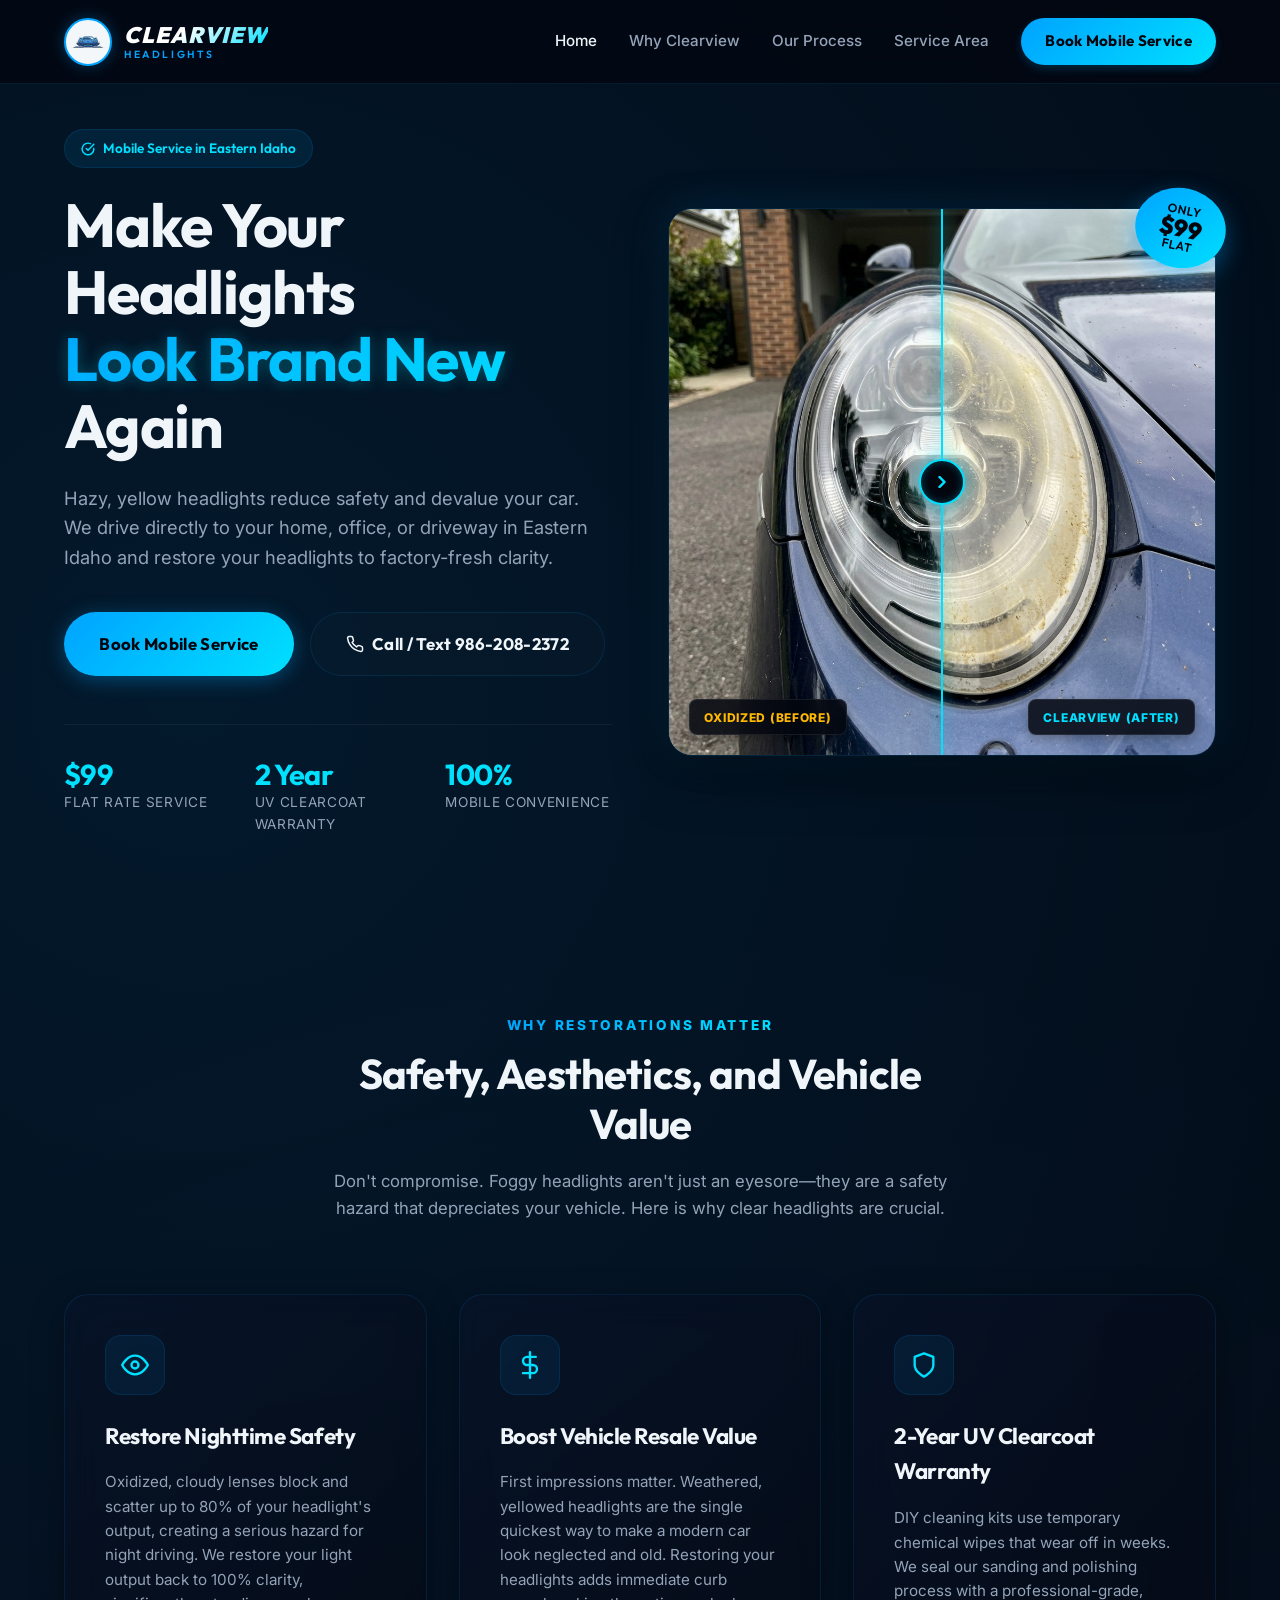
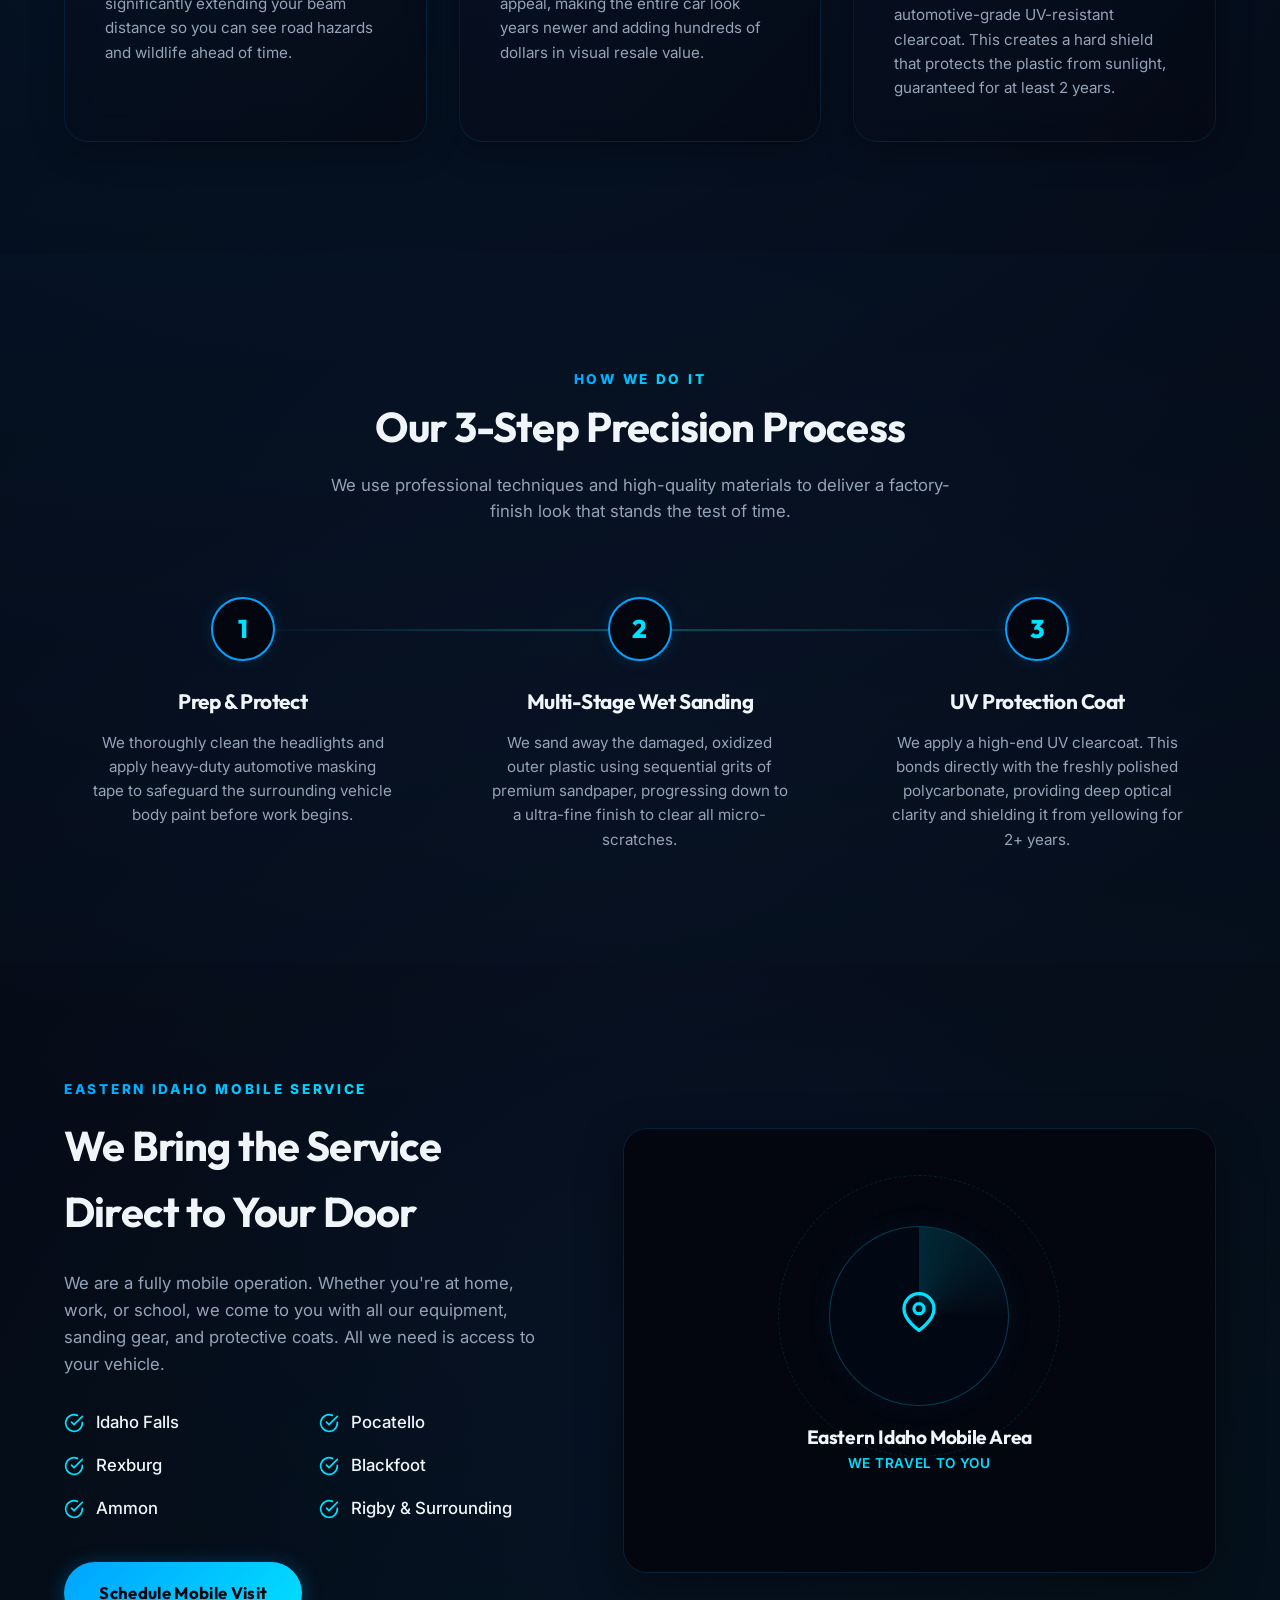
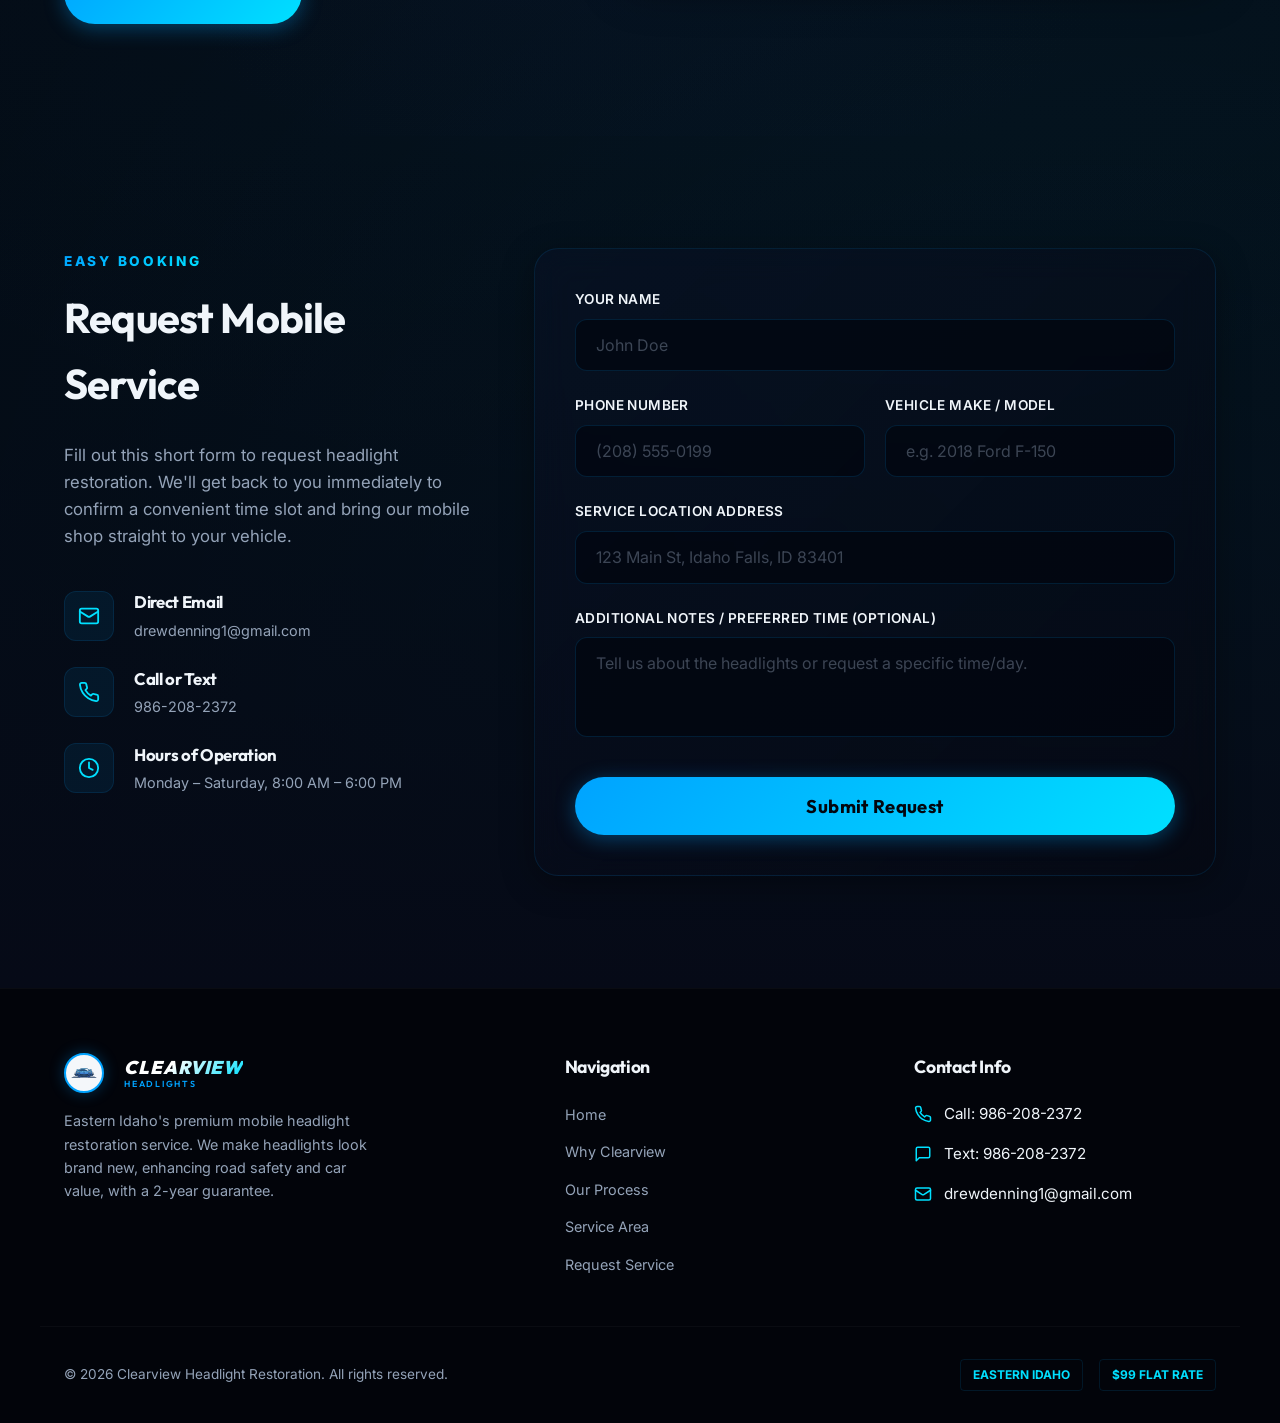
<file: index.html>
<!DOCTYPE html>
<html lang="en">
<head>
    <meta charset="UTF-8">
    <meta name="viewport" content="width=device-width, initial-scale=1.0">
    <meta name="description" content="Restore night driving safety and vehicle value with Clearview Headlight Restoration. Mobile $99 flat-rate service in Eastern Idaho with a 2-year warranty.">
    <title>Clearview Headlight Restoration | Mobile Service in Eastern Idaho</title>
    <link rel="icon" type="image/x-icon" href="favicon.ico">
    <link rel="icon" type="image/png" sizes="32x32" href="favicon.png">
    <link rel="apple-touch-icon" href="favicon.png">
    <link rel="stylesheet" href="styles.css">
</head>
<body>

    <!-- Header & Navigation -->
    <header id="header">
        <div class="container header-container">
            <a href="#" class="logo-container">
                <!-- Wrapper for the image logo, styled as a circular frame -->
                <div class="logo-frame" id="logo-image-wrapper">
                    <img src="favicon.png" alt="Clearview Headlights" class="main-logo" id="logo-img" onload="this.style.display='block'; document.getElementById('logo-fallback-svg').style.display='none';" onerror="this.style.display='none'; document.getElementById('logo-fallback-svg').style.display='block';">
                    
                    <!-- Fallback SVG inside the circular frame -->
                    <svg id="logo-fallback-svg" width="100%" height="100%" viewBox="0 0 100 100" fill="none" xmlns="http://www.w3.org/2000/svg" style="display: none;">
                        <path d="M50 85C69.33 72.5 77 55.83 77 30.83L50 18.33L23 30.83C23 55.83 30.67 72.5 50 85Z" fill="url(#shieldGrad)" stroke="#00A3FF" stroke-width="2"/>
                        <path d="M31 53.33C31 49.17 34.33 45 39.33 43.33C41.83 42.5 45 41.67 50 41.67C55 41.67 58.17 42.5 60.67 43.33C65.67 45 69 49.17 69 53.33V55.83C69 59.17 65.67 61.67 60.67 61.67H39.33C34.33 61.67 31 59.17 31 55.83V53.33Z" fill="#050811" stroke="#00E0FF" stroke-width="1.5"/>
                        <circle cx="37.5" cy="48.33" r="3.75" fill="#FFFFFF" class="glow-headlight"/>
                        <circle cx="62.5" cy="48.33" r="3.75" fill="#FFFFFF" class="glow-headlight"/>
                        <path d="M37.5 48.33L20 70M62.5 48.33L80 70" stroke="#FFFFFF" stroke-dasharray="2 2" stroke-width="1.25" opacity="0.6"/>
                        <defs>
                            <linearGradient id="shieldGrad" x1="50" y1="18.33" x2="50" y2="85" gradientUnits="userSpaceOnUse">
                                <stop stop-color="#0B2240"/>
                                <stop offset="1" stop-color="#050C1A"/>
                            </linearGradient>
                        </defs>
                    </svg>
                </div>
                
                <!-- Logo Text (always visible next to the frame) -->
                <div class="logo-text">
                    <span class="logo-title">CLEARVIEW</span>
                    <span class="logo-subtitle">HEADLIGHTS</span>
                </div>
            </a>

            <!-- Desktop Menu -->
            <nav class="nav-menu" id="nav-menu">
                <a href="#hero" class="nav-link active">Home</a>
                <a href="#why-choose-us" class="nav-link">Why Clearview</a>
                <a href="#process" class="nav-link">Our Process</a>
                <a href="#service-area" class="nav-link">Service Area</a>
                <a href="#request-service" class="nav-cta-btn glow-btn">Book Mobile Service</a>
            </nav>

            <!-- Mobile Menu Toggle -->
            <button class="mobile-toggle" id="mobile-toggle" aria-label="Toggle navigation menu">
                <span></span>
                <span></span>
                <span></span>
            </button>
        </div>
    </header>

    <!-- Hero Section -->
    <section class="hero" id="hero">
        <div class="container hero-grid">
            <div class="hero-content">
                <div class="badge">
                    <svg width="14" height="14" viewBox="0 0 24 24" fill="none" stroke="currentColor" stroke-width="2.5" stroke-linecap="round" stroke-linejoin="round"><path d="M22 11.08V12a10 10 0 1 1-5.93-9.14"></path><polyline points="22 4 12 14.01 9 11.01"></polyline></svg>
                    Mobile Service in Eastern Idaho
                </div>
                <h1 class="hero-title">
                    Make Your Headlights <span class="text-gradient text-glow">Look Brand New</span> Again
                </h1>
                <p class="hero-desc">
                    Hazy, yellow headlights reduce safety and devalue your car. We drive directly to your home, office, or driveway in Eastern Idaho and restore your headlights to factory-fresh clarity.
                </p>
                <div class="hero-ctas">
                    <a href="#request-service" class="glow-btn">Book Mobile Service</a>
                    <a href="tel:9862082372" class="outline-btn">
                        <svg width="18" height="18" viewBox="0 0 24 24" fill="none" stroke="currentColor" stroke-width="2" stroke-linecap="round" stroke-linejoin="round" style="margin-right: 8px;"><path d="M22 16.92v3a2 2 0 0 1-2.18 2 19.79 19.79 0 0 1-8.63-3.07 19.5 19.5 0 0 1-6-6 19.79 19.79 0 0 1-3.07-8.67A2 2 0 0 1 4.11 2h3a2 2 0 0 1 2 1.72 12.84 12.84 0 0 0 .7 2.81 2 2 0 0 1-.45 2.11L8.09 9.91a16 16 0 0 0 6 6l1.27-1.27a2 2 0 0 1 2.11-.45 12.84 12.84 0 0 0 2.81.7A2 2 0 0 1 22 16.92z"></path></svg>
                        Call / Text 986-208-2372
                    </a>
                </div>
                <div class="hero-meta-points">
                    <div class="meta-point">
                        <h4>$99</h4>
                        <p>Flat Rate Service</p>
                    </div>
                    <div class="meta-point">
                        <h4>2 Year</h4>
                        <p>UV Clearcoat Warranty</p>
                    </div>
                    <div class="meta-point">
                        <h4>100%</h4>
                        <p>Mobile Convenience</p>
                    </div>
                </div>
            </div>

            <!-- Interactive Before/After Headlight Slider -->
            <div class="hero-visual">
                <div class="slider-wrapper">
                    <!-- Before Image -->
                    <img src="images/headlight_before.png" alt="Cloudy and oxidized headlight before restoration" class="slider-img img-before">
                    
                    <!-- After Image (clipped) -->
                    <img src="images/headlight_after.png" alt="Crystal clear restored headlight" class="slider-img img-after" id="after-img">
                    
                    <!-- Resize Handle -->
                    <div class="slider-handle" id="slider-handle">
                        <div class="handle-button">
                            <svg width="24" height="24" viewBox="0 0 24 24" fill="none" stroke="currentColor" stroke-width="2.5" stroke-linecap="round" stroke-linejoin="round">
                                <polyline points="9 18 15 12 9 6"></polyline>
                                <polyline points="15 18 9 12 15 6" style="transform: scaleX(-1); transform-origin: center;"></polyline>
                            </svg>
                        </div>
                    </div>
                    
                    <!-- Slide Labels -->
                    <span class="slider-label label-before">Oxidized (Before)</span>
                    <span class="slider-label label-after">Clearview (After)</span>
                </div>
                <!-- Floating Price Sticker -->
                <div class="price-tag-floating">
                    <span>Only</span>
                    $99
                    <span>Flat</span>
                </div>
            </div>
        </div>
    </section>

    <!-- Marketing / Value Propositions Section -->
    <section class="section" id="why-choose-us">
        <div class="container">
            <div class="section-header">
                <span class="section-subtitle">Why Restorations Matter</span>
                <h2 class="section-title">Safety, Aesthetics, and Vehicle Value</h2>
                <p class="section-desc">Don't compromise. Foggy headlights aren't just an eyesore—they are a safety hazard that depreciates your vehicle. Here is why clear headlights are crucial.</p>
            </div>

            <div class="marketing-grid">
                <!-- Pillar 1: Safety -->
                <div class="glass-card marketing-card">
                    <div class="card-icon">
                        <svg width="28" height="28" viewBox="0 0 24 24" fill="none" stroke="currentColor" stroke-width="2" stroke-linecap="round" stroke-linejoin="round"><path d="M1 12s4-8 11-8 11 8 11 8-4 8-11 8-11-8-11-8z"></path><circle cx="12" cy="12" r="3"></circle></svg>
                    </div>
                    <h3>Restore Nighttime Safety</h3>
                    <p>Oxidized, cloudy lenses block and scatter up to 80% of your headlight's output, creating a serious hazard for night driving. We restore your light output back to 100% clarity, significantly extending your beam distance so you can see road hazards and wildlife ahead of time.</p>
                </div>

                <!-- Pillar 2: Vehicle Value -->
                <div class="glass-card marketing-card">
                    <div class="card-icon">
                        <svg width="28" height="28" viewBox="0 0 24 24" fill="none" stroke="currentColor" stroke-width="2" stroke-linecap="round" stroke-linejoin="round"><line x1="12" y1="1" x2="12" y2="23"></line><path d="M17 5H9.5a3.5 3.5 0 0 0 0 7h5a3.5 3.5 0 0 1 0 7H6"></path></svg>
                    </div>
                    <h3>Boost Vehicle Resale Value</h3>
                    <p>First impressions matter. Weathered, yellowed headlights are the single quickest way to make a modern car look neglected and old. Restoring your headlights adds immediate curb appeal, making the entire car look years newer and adding hundreds of dollars in visual resale value.</p>
                </div>

                <!-- Pillar 3: 2-Year UV Protection -->
                <div class="glass-card marketing-card">
                    <div class="card-icon">
                        <svg width="28" height="28" viewBox="0 0 24 24" fill="none" stroke="currentColor" stroke-width="2" stroke-linecap="round" stroke-linejoin="round"><path d="M12 22s8-4 8-10V5l-8-3-8 3v7c0 6 8 10 8 10z"></path></svg>
                    </div>
                    <h3>2-Year UV Clearcoat Warranty</h3>
                    <p>DIY cleaning kits use temporary chemical wipes that wear off in weeks. We seal our sanding and polishing process with a professional-grade, automotive-grade UV-resistant clearcoat. This creates a hard shield that protects the plastic from sunlight, guaranteed for at least 2 years.</p>
                </div>
            </div>
        </div>
    </section>

    <!-- Our Process Section -->
    <section class="section" id="process" style="background: rgba(0,163,255,0.01)">
        <div class="container">
            <div class="section-header">
                <span class="section-subtitle">How We Do It</span>
                <h2 class="section-title">Our 3-Step Precision Process</h2>
                <p class="section-desc">We use professional techniques and high-quality materials to deliver a factory-finish look that stands the test of time.</p>
            </div>

            <div class="process-grid">
                <!-- Step 1 -->
                <div class="process-step">
                    <div class="step-num">1</div>
                    <h3>Prep & Protect</h3>
                    <p class="text-muted">We thoroughly clean the headlights and apply heavy-duty automotive masking tape to safeguard the surrounding vehicle body paint before work begins.</p>
                </div>

                <!-- Step 2 -->
                <div class="process-step">
                    <div class="step-num">2</div>
                    <h3>Multi-Stage Wet Sanding</h3>
                    <p class="text-muted">We sand away the damaged, oxidized outer plastic using sequential grits of premium sandpaper, progressing down to a ultra-fine finish to clear all micro-scratches.</p>
                </div>

                <!-- Step 3 -->
                <div class="process-step">
                    <div class="step-num">3</div>
                    <h3>UV Protection Coat</h3>
                    <p class="text-muted">We apply a high-end UV clearcoat. This bonds directly with the freshly polished polycarbonate, providing deep optical clarity and shielding it from yellowing for 2+ years.</p>
                </div>
            </div>
        </div>
    </section>

    <!-- Service Area Section -->
    <section class="section area-section" id="service-area">
        <div class="container area-wrapper">
            <div class="area-content">
                <span class="section-subtitle">Eastern Idaho Mobile Service</span>
                <h2>We Bring the Service Direct to Your Door</h2>
                <p>We are a fully mobile operation. Whether you're at home, work, or school, we come to you with all our equipment, sanding gear, and protective coats. All we need is access to your vehicle.</p>
                
                <div class="area-list">
                    <div class="area-item">
                        <svg width="20" height="20" viewBox="0 0 24 24" fill="none" stroke="currentColor" stroke-width="2" stroke-linecap="round" stroke-linejoin="round"><path d="M22 11.08V12a10 10 0 1 1-5.93-9.14"></path><polyline points="22 4 12 14.01 9 11.01"></polyline></svg>
                        Idaho Falls
                    </div>
                    <div class="area-item">
                        <svg width="20" height="20" viewBox="0 0 24 24" fill="none" stroke="currentColor" stroke-width="2" stroke-linecap="round" stroke-linejoin="round"><path d="M22 11.08V12a10 10 0 1 1-5.93-9.14"></path><polyline points="22 4 12 14.01 9 11.01"></polyline></svg>
                        Pocatello
                    </div>
                    <div class="area-item">
                        <svg width="20" height="20" viewBox="0 0 24 24" fill="none" stroke="currentColor" stroke-width="2" stroke-linecap="round" stroke-linejoin="round"><path d="M22 11.08V12a10 10 0 1 1-5.93-9.14"></path><polyline points="22 4 12 14.01 9 11.01"></polyline></svg>
                        Rexburg
                    </div>
                    <div class="area-item">
                        <svg width="20" height="20" viewBox="0 0 24 24" fill="none" stroke="currentColor" stroke-width="2" stroke-linecap="round" stroke-linejoin="round"><path d="M22 11.08V12a10 10 0 1 1-5.93-9.14"></path><polyline points="22 4 12 14.01 9 11.01"></polyline></svg>
                        Blackfoot
                    </div>
                    <div class="area-item">
                        <svg width="20" height="20" viewBox="0 0 24 24" fill="none" stroke="currentColor" stroke-width="2" stroke-linecap="round" stroke-linejoin="round"><path d="M22 11.08V12a10 10 0 1 1-5.93-9.14"></path><polyline points="22 4 12 14.01 9 11.01"></polyline></svg>
                        Ammon
                    </div>
                    <div class="area-item">
                        <svg width="20" height="20" viewBox="0 0 24 24" fill="none" stroke="currentColor" stroke-width="2" stroke-linecap="round" stroke-linejoin="round"><path d="M22 11.08V12a10 10 0 1 1-5.93-9.14"></path><polyline points="22 4 12 14.01 9 11.01"></polyline></svg>
                        Rigby & Surrounding
                    </div>
                </div>

                <a href="#request-service" class="glow-btn">Schedule Mobile Visit</a>
            </div>

            <div class="map-container">
                <div class="map-mockup">
                    <div class="map-graphic"></div>
                    <div class="map-radar">
                        <div class="map-pin">
                            <svg width="40" height="40" viewBox="0 0 24 24" fill="none" stroke="#00E0FF" stroke-width="2" stroke-linecap="round" stroke-linejoin="round"><path d="M21 10c0 7-9 13-9 13s-9-6-9-13a9 9 0 0 1 18 0z"></path><circle cx="12" cy="10" r="3"></circle></svg>
                        </div>
                    </div>
                    <h3 class="map-pin-label">Eastern Idaho Mobile Area</h3>
                    <p class="map-pin-sub">We Travel To You</p>
                </div>
            </div>
        </div>
    </section>

    <!-- Request Service Section & Booking Form -->
    <section class="section form-section" id="request-service">
        <div class="container form-wrapper">
            <div class="form-info">
                <span class="section-subtitle">Easy Booking</span>
                <h2>Request Mobile Service</h2>
                <p>Fill out this short form to request headlight restoration. We'll get back to you immediately to confirm a convenient time slot and bring our mobile shop straight to your vehicle.</p>
                
                <div class="form-info-cards">
                    <div class="info-card-item">
                        <div class="info-icon">
                            <svg width="22" height="22" viewBox="0 0 24 24" fill="none" stroke="currentColor" stroke-width="2" stroke-linecap="round" stroke-linejoin="round"><rect x="2" y="4" width="20" height="16" rx="2"></rect><path d="m22 7-8.97 5.7a1.94 1.94 0 0 1-2.06 0L2 7"></path></svg>
                        </div>
                        <div class="info-text">
                            <h4>Direct Email</h4>
                            <p>drewdenning1@gmail.com</p>
                        </div>
                    </div>
                    
                    <div class="info-card-item">
                        <div class="info-icon">
                            <svg width="22" height="22" viewBox="0 0 24 24" fill="none" stroke="currentColor" stroke-width="2" stroke-linecap="round" stroke-linejoin="round"><path d="M22 16.92v3a2 2 0 0 1-2.18 2 19.79 19.79 0 0 1-8.63-3.07 19.5 19.5 0 0 1-6-6 19.79 19.79 0 0 1-3.07-8.67A2 2 0 0 1 4.11 2h3a2 2 0 0 1 2 1.72 12.84 12.84 0 0 0 .7 2.81 2 2 0 0 1-.45 2.11L8.09 9.91a16 16 0 0 0 6 6l1.27-1.27a2 2 0 0 1 2.11-.45 12.84 12.84 0 0 0 2.81.7A2 2 0 0 1 22 16.92z"></path></svg>
                        </div>
                        <div class="info-text">
                            <h4>Call or Text</h4>
                            <p>986-208-2372</p>
                        </div>
                    </div>

                    <div class="info-card-item">
                        <div class="info-icon">
                            <svg width="22" height="22" viewBox="0 0 24 24" fill="none" stroke="currentColor" stroke-width="2" stroke-linecap="round" stroke-linejoin="round"><circle cx="12" cy="12" r="10"></circle><path d="M12 6v6l4 2"></path></svg>
                        </div>
                        <div class="info-text">
                            <h4>Hours of Operation</h4>
                            <p>Monday – Saturday, 8:00 AM – 6:00 PM</p>
                        </div>
                    </div>
                </div>
            </div>

            <!-- Booking Form -->
            <div class="glass-card">
                <form id="service-request-form" action="https://api.web3forms.com/submit" method="POST" class="booking-form">
                    <!-- Replace with Web3Forms key, default checks are handled in JS -->
                    <input type="hidden" name="access_key" value="0177c376-da43-4280-8478-a0fc355169c2">
                    <input type="hidden" name="subject" value="New Headlight Restoration Request">
                    <input type="hidden" name="from_name" value="Clearview Website Form">
                    <!-- Redirect to drewdenning1@gmail.com is handled by the account associated with the Web3Forms key -->

                    <div class="form-group">
                        <label for="name">Your Name</label>
                        <input type="text" id="name" name="name" class="form-input" placeholder="John Doe" required>
                    </div>

                    <div class="form-row">
                        <div class="form-group">
                            <label for="phone">Phone Number</label>
                            <input type="tel" id="phone" name="phone" class="form-input" placeholder="(208) 555-0199" required>
                        </div>
                        <div class="form-group">
                            <label for="vehicle">Vehicle Make / Model</label>
                            <input type="text" id="vehicle" name="vehicle" class="form-input" placeholder="e.g. 2018 Ford F-150">
                        </div>
                    </div>

                    <div class="form-group">
                        <label for="address">Service Location Address</label>
                        <input type="text" id="address" name="address" class="form-input" placeholder="123 Main St, Idaho Falls, ID 83401" required>
                    </div>

                    <div class="form-group">
                        <label for="notes">Additional Notes / Preferred Time (Optional)</label>
                        <textarea id="notes" name="notes" class="form-input" placeholder="Tell us about the headlights or request a specific time/day."></textarea>
                    </div>

                    <!-- Honey Pot Spam Protection -->
                    <input type="checkbox" name="botcheck" class="hidden" style="display: none;">

                    <button type="submit" class="glow-btn submit-btn" id="submit-btn">
                        Submit Request
                    </button>
                </form>
            </div>
        </div>
    </section>

    <!-- Success Confirmation Modal -->
    <div class="modal-overlay" id="success-modal">
        <div class="glass-card success-modal">
            <div class="success-icon">
                <svg width="36" height="36" viewBox="0 0 24 24" fill="none" stroke="currentColor" stroke-width="3" stroke-linecap="round" stroke-linejoin="round"><polyline points="20 6 9 17 4 12"></polyline></svg>
            </div>
            <h3>Request Submitted!</h3>
            <p>Thank you for choosing Clearview. We've received your request for service and will contact you shortly to schedule your mobile appointment.</p>
            <button class="glow-btn" id="close-modal-btn" style="padding: 0.8rem 2.5rem;">Done</button>
        </div>
    </div>

    <!-- Footer -->
    <footer>
        <div class="container footer-grid">
            <div class="footer-brand">
                <a href="#" class="logo-container" style="margin-bottom: 1rem;">
                    <div class="logo-frame" style="width: 40px; height: 40px; padding: 2px;">
                        <!-- Logo image with circular frame, fallback to SVG inside circle -->
                        <img src="favicon.png" alt="Clearview Logo" class="main-logo" id="logo-img-footer" onerror="this.style.display='none'; document.getElementById('logo-fallback-svg-footer').style.display='block';">
                        <svg id="logo-fallback-svg-footer" width="100%" height="100%" viewBox="0 0 100 100" fill="none" xmlns="http://www.w3.org/2000/svg" style="display: none;">
                            <path d="M50 85C69.33 72.5 77 55.83 77 30.83L50 18.33L23 30.83C23 55.83 30.67 72.5 50 85Z" fill="url(#footerShieldGrad)" stroke="#00A3FF" stroke-width="2"/>
                            <path d="M31 53.33C31 49.17 34.33 45 39.33 43.33C41.83 42.5 45 41.67 50 41.67C55 41.67 58.17 42.5 60.67 43.33C65.67 45 69 49.17 69 53.33V55.83C69 59.17 65.67 61.67 60.67 61.67H39.33C34.33 61.67 31 59.17 31 55.83V53.33Z" fill="#050811" stroke="#00E0FF" stroke-width="1.5"/>
                            <circle cx="37.5" cy="48.33" r="3.75" fill="#FFFFFF"/>
                            <circle cx="62.5" cy="48.33" r="3.75" fill="#FFFFFF"/>
                            <defs>
                                <linearGradient id="footerShieldGrad" x1="50" y1="18.33" x2="50" y2="85" gradientUnits="userSpaceOnUse">
                                    <stop stop-color="#0B2240"/>
                                    <stop offset="1" stop-color="#050C1A"/>
                                </linearGradient>
                            </defs>
                        </svg>
                    </div>
                    <div class="logo-text" style="margin-left: 0.5rem;">
                        <span class="logo-title" style="font-size: 1.15rem;">CLEARVIEW</span>
                        <span class="logo-subtitle" style="font-size: 0.55rem; letter-spacing: 0.2em;">HEADLIGHTS</span>
                    </div>
                </a>
                <p>Eastern Idaho's premium mobile headlight restoration service. We make headlights look brand new, enhancing road safety and car value, with a 2-year guarantee.</p>
            </div>

            <div class="footer-links">
                <h4>Navigation</h4>
                <ul>
                    <li><a href="#hero">Home</a></li>
                    <li><a href="#why-choose-us">Why Clearview</a></li>
                    <li><a href="#process">Our Process</a></li>
                    <li><a href="#service-area">Service Area</a></li>
                    <li><a href="#request-service">Request Service</a></li>
                </ul>
            </div>

            <div class="footer-contact">
                <h4>Contact Info</h4>
                <div class="footer-contact-info">
                    <div class="contact-link-item">
                        <svg width="18" height="18" viewBox="0 0 24 24" fill="none" stroke="currentColor" stroke-width="2" stroke-linecap="round" stroke-linejoin="round"><path d="M22 16.92v3a2 2 0 0 1-2.18 2 19.79 19.79 0 0 1-8.63-3.07 19.5 19.5 0 0 1-6-6 19.79 19.79 0 0 1-3.07-8.67A2 2 0 0 1 4.11 2h3a2 2 0 0 1 2 1.72 12.84 12.84 0 0 0 .7 2.81 2 2 0 0 1-.45 2.11L8.09 9.91a16 16 0 0 0 6 6l1.27-1.27a2 2 0 0 1 2.11-.45 12.84 12.84 0 0 0 2.81.7A2 2 0 0 1 22 16.92z"></path></svg>
                        <a href="tel:9862082372">Call: 986-208-2372</a>
                    </div>
                    <div class="contact-link-item">
                        <svg width="18" height="18" viewBox="0 0 24 24" fill="none" stroke="currentColor" stroke-width="2" stroke-linecap="round" stroke-linejoin="round"><path d="M21 15a2 2 0 0 1-2 2H7l-4 4V5a2 2 0 0 1 2-2h14a2 2 0 0 1 2 2z"></path></svg>
                        <a href="sms:9862082372">Text: 986-208-2372</a>
                    </div>
                    <div class="contact-link-item">
                        <svg width="18" height="18" viewBox="0 0 24 24" fill="none" stroke="currentColor" stroke-width="2" stroke-linecap="round" stroke-linejoin="round"><rect x="2" y="4" width="20" height="16" rx="2"></rect><path d="m22 7-8.97 5.7a1.94 1.94 0 0 1-2.06 0L2 7"></path></svg>
                        <a href="mailto:drewdenning1@gmail.com">drewdenning1@gmail.com</a>
                    </div>
                </div>
            </div>
        </div>

        <div class="container footer-bottom">
            <p>&copy; 2026 Clearview Headlight Restoration. All rights reserved.</p>
            <div class="footer-badges">
                <span class="badge-idaho">Eastern Idaho</span>
                <span class="badge-idaho">$99 Flat Rate</span>
            </div>
        </div>
    </footer>

    <script src="app.js"></script>
</body>
</html>
</file>
<file: styles.css>
@import url('https://fonts.googleapis.com/css2?family=Inter:wght@300;400;500;600;700&family=Outfit:wght@400;500;600;700;800;900&display=swap');

/* Reset and Custom Variables */
:root {
    --bg-dark: #03060f;
    --bg-card: rgba(10, 18, 42, 0.4);
    --bg-card-hover: rgba(16, 29, 66, 0.55);
    --border-color: rgba(0, 163, 255, 0.12);
    --border-hover: rgba(0, 224, 255, 0.3);
    
    --primary: #00A3FF;
    --primary-glow: rgba(0, 163, 255, 0.25);
    --accent: #00E0FF;
    --accent-glow: rgba(0, 224, 255, 0.35);
    --dark-blue: #070c1e;
    
    --text-main: #F0F5FA;
    --text-muted: #94A3B8;
    --text-dark: #03060f;
    
    --grad-primary: linear-gradient(135deg, #00A3FF 0%, #00E0FF 100%);
    --grad-dark: linear-gradient(180deg, #03060f 0%, #070c1e 100%);
    --grad-accent: linear-gradient(90deg, #00A3FF 0%, #00E0FF 100%);
    
    --font-heading: 'Outfit', sans-serif;
    --font-body: 'Inter', sans-serif;
    
    --transition: all 0.4s cubic-bezier(0.16, 1, 0.3, 1);
    --shadow-glow: 0 0 35px rgba(0, 224, 255, 0.25);
}

* {
    margin: 0;
    padding: 0;
    box-sizing: border-box;
    scroll-behavior: smooth;
}

body {
    background-color: var(--bg-dark);
    background-image: 
        radial-gradient(circle at 15% 15%, rgba(0, 163, 255, 0.12) 0%, transparent 50%),
        radial-gradient(circle at 85% 85%, rgba(0, 224, 255, 0.08) 0%, transparent 50%),
        radial-gradient(circle at 50% 50%, rgba(99, 102, 241, 0.04) 0%, transparent 60%);
    color: var(--text-main);
    font-family: var(--font-body);
    line-height: 1.6;
    overflow-x: hidden;
}

/* Typography & Base Elements */
h1, h2, h3, h4, h5, h6 {
    font-family: var(--font-heading);
    letter-spacing: -0.02em;
    font-weight: 700;
}

p {
    font-size: 1.05rem;
    color: var(--text-muted);
}

a {
    text-decoration: none;
    color: inherit;
    transition: var(--transition);
}

ul {
    list-style: none;
}

/* Container */
.container {
    width: 100%;
    max-width: 1200px;
    margin: 0 auto;
    padding: 0 1.5rem;
}

/* Utility Gradients & Highlights */
.text-gradient {
    background: var(--grad-primary);
    -webkit-background-clip: text;
    -webkit-text-fill-color: transparent;
    background-clip: text;
}

.text-glow {
    text-shadow: 0 0 15px rgba(0, 224, 255, 0.3);
}

.glow-btn {
    position: relative;
    display: inline-flex;
    align-items: center;
    justify-content: center;
    padding: 1.1rem 2.2rem;
    font-family: var(--font-heading);
    font-weight: 700;
    font-size: 1.05rem;
    color: var(--text-dark);
    background: var(--grad-primary);
    border: none;
    border-radius: 50px;
    cursor: pointer;
    box-shadow: 0 4px 20px rgba(0, 163, 255, 0.35);
    transition: var(--transition);
    overflow: hidden;
    letter-spacing: 0.02em;
}

.glow-btn:hover {
    transform: translateY(-3px);
    box-shadow: 0 8px 30px rgba(0, 224, 255, 0.55);
}

.glow-btn:active {
    transform: translateY(-1px) scale(0.98);
}

.glow-btn::before {
    content: '';
    position: absolute;
    top: 0;
    left: -100%;
    width: 100%;
    height: 100%;
    background: linear-gradient(90deg, transparent, rgba(255, 255, 255, 0.45), transparent);
    transition: 0.5s;
}

.glow-btn:hover::before {
    left: 100%;
}

.outline-btn {
    display: inline-flex;
    align-items: center;
    justify-content: center;
    padding: 1.1rem 2.2rem;
    font-family: var(--font-heading);
    font-weight: 700;
    font-size: 1.05rem;
    color: var(--text-main);
    background: rgba(255, 255, 255, 0.01);
    border: 1px solid var(--border-color);
    border-radius: 50px;
    cursor: pointer;
    transition: var(--transition);
    letter-spacing: 0.02em;
}

.outline-btn:hover {
    background: rgba(0, 163, 255, 0.06);
    border-color: var(--accent);
    box-shadow: 0 0 20px rgba(0, 224, 255, 0.15);
    transform: translateY(-3px);
}

.outline-btn:active {
    transform: translateY(-1px) scale(0.98);
}

/* Glassmorphism Cards */
.glass-card {
    background: linear-gradient(135deg, rgba(10, 18, 42, 0.4) 0%, rgba(5, 8, 17, 0.6) 100%);
    backdrop-filter: blur(16px);
    -webkit-backdrop-filter: blur(16px);
    border: 1px solid rgba(0, 163, 255, 0.12);
    border-radius: 24px;
    padding: 2.5rem;
    box-shadow: 0 8px 32px 0 rgba(0, 0, 0, 0.35);
    transition: var(--transition);
}

.glass-card:hover {
    background: linear-gradient(135deg, rgba(16, 29, 66, 0.55) 0%, rgba(8, 14, 30, 0.7) 100%);
    border-color: rgba(0, 224, 255, 0.35);
    box-shadow: 0 12px 40px rgba(0, 163, 255, 0.12), inset 0 0 15px rgba(0, 224, 255, 0.05);
    transform: translateY(-3px);
}

/* Header & Nav */
header {
    position: fixed;
    top: 0;
    left: 0;
    width: 100%;
    z-index: 100;
    background: rgba(3, 6, 15, 0.75);
    backdrop-filter: blur(16px);
    -webkit-backdrop-filter: blur(16px);
    border-bottom: 1px solid rgba(0, 163, 255, 0.12);
    padding: 1.1rem 0;
    transition: var(--transition);
}

.header-container {
    display: flex;
    justify-content: space-between;
    align-items: center;
}

/* Logo Fallback & Style */
.logo-container {
    display: flex;
    align-items: center;
    gap: 0.75rem;
}

.logo-frame {
    width: 48px;
    height: 48px;
    border-radius: 50%;
    overflow: hidden;
    border: 2px solid var(--primary);
    background: #f4f7fa; /* Matches the new logo design background */
    display: flex;
    align-items: center;
    justify-content: center;
    box-shadow: 0 0 15px rgba(0, 163, 255, 0.3);
    transition: var(--transition);
    padding: 3px;
    flex-shrink: 0;
}

.logo-container:hover .logo-frame {
    border-color: var(--accent);
    box-shadow: 0 0 22px rgba(0, 224, 255, 0.6);
    transform: scale(1.08) rotate(5deg);
}

.logo-container:hover .logo-title {
    text-shadow: 0 0 10px rgba(0, 224, 255, 0.25);
}

.main-logo {
    width: 100%;
    height: 100%;
    object-fit: contain;
    transform: scale(0.8);
}

.glow-headlight {
    animation: headlightPulse 2.5s infinite alternate;
}

@keyframes headlightPulse {
    0% { fill: #ffffff; r: 3.5px; filter: drop-shadow(0 0 1px rgba(255, 255, 255, 0.5)); }
    100% { fill: #00E0FF; r: 4.5px; filter: drop-shadow(0 0 8px rgba(0, 224, 255, 0.9)); }
}

.logo-text {
    display: flex;
    flex-direction: column;
}

.logo-title {
    font-family: var(--font-heading);
    font-weight: 900;
    font-size: 1.4rem;
    line-height: 1.1;
    color: var(--text-main);
    letter-spacing: 0.05em;
    font-style: italic;
    background: linear-gradient(135deg, #FFF 40%, #00E0FF 100%);
    -webkit-background-clip: text;
    -webkit-text-fill-color: transparent;
    transition: var(--transition);
}

.logo-subtitle {
    font-family: var(--font-heading);
    font-weight: 600;
    font-size: 0.65rem;
    letter-spacing: 0.25em;
    color: var(--primary);
    line-height: 1;
    margin-top: 2px;
}

/* Navigation Links */
.nav-menu {
    display: flex;
    align-items: center;
    gap: 2rem;
}

.nav-link {
    font-size: 0.95rem;
    font-weight: 500;
    color: var(--text-muted);
    position: relative;
    padding: 0.25rem 0;
}

.nav-link:hover, .nav-link.active {
    color: var(--text-main);
}

.nav-link::after {
    content: '';
    position: absolute;
    bottom: 0;
    left: 0;
    width: 0;
    height: 2px;
    background: var(--grad-primary);
    transition: var(--transition);
}

.nav-link:hover::after {
    width: 100%;
}

.nav-cta-btn {
    padding: 0.7rem 1.5rem;
    font-size: 0.95rem;
    box-shadow: 0 4px 10px rgba(0, 163, 255, 0.2);
}

/* Mobile Menu Toggle */
.mobile-toggle {
    display: none;
    flex-direction: column;
    justify-content: space-between;
    width: 25px;
    height: 18px;
    cursor: pointer;
    background: transparent;
    border: none;
    z-index: 110;
}

.mobile-toggle span {
    display: block;
    width: 100%;
    height: 2px;
    background-color: var(--text-main);
    border-radius: 2px;
    transition: var(--transition);
}

/* Hero Section */
.hero {
    min-height: 100vh;
    padding-top: 8rem;
    padding-bottom: 4rem;
    display: flex;
    align-items: center;
    position: relative;
    overflow: hidden;
}

.hero-grid {
    display: grid;
    grid-template-columns: 1fr 1fr;
    gap: 3.5rem;
    align-items: center;
}

.badge {
    display: inline-flex;
    align-items: center;
    gap: 0.5rem;
    padding: 0.5rem 1rem;
    background: rgba(0, 163, 255, 0.1);
    border: 1px solid var(--border-color);
    border-radius: 50px;
    font-family: var(--font-heading);
    font-size: 0.85rem;
    font-weight: 600;
    color: var(--accent);
    margin-bottom: 1.5rem;
    animation: float 4s ease-in-out infinite;
}

@keyframes float {
    0% { transform: translateY(0px); }
    50% { transform: translateY(-6px); }
    100% { transform: translateY(0px); }
}

.hero-title {
    font-size: 3.8rem;
    line-height: 1.1;
    margin-bottom: 1.5rem;
}

.hero-title span {
    display: block;
}

.hero-desc {
    font-size: 1.15rem;
    margin-bottom: 2.5rem;
    max-width: 540px;
}

.hero-ctas {
    display: flex;
    gap: 1rem;
    flex-wrap: wrap;
    margin-bottom: 3rem;
}

.hero-meta-points {
    display: grid;
    grid-template-columns: repeat(3, 1fr);
    gap: 1.5rem;
    border-top: 1px solid rgba(255, 255, 255, 0.05);
    padding-top: 2rem;
}

.meta-point h4 {
    font-size: 1.8rem;
    color: var(--accent);
    line-height: 1.2;
}

.meta-point p {
    font-size: 0.85rem;
    text-transform: uppercase;
    letter-spacing: 0.05em;
}

/* Hero Visual & Interactive Slider */
.hero-visual {
    position: relative;
    display: flex;
    justify-content: center;
    align-items: center;
}

.slider-wrapper {
    position: relative;
    width: 100%;
    aspect-ratio: 1 / 1;
    border-radius: 24px;
    overflow: hidden;
    border: 1px solid var(--border-color);
    box-shadow: 0 20px 50px rgba(0, 0, 0, 0.5), 0 0 40px rgba(0, 163, 255, 0.15);
    transition: var(--transition);
}

.slider-wrapper:hover {
    border-color: var(--border-hover);
    box-shadow: 0 25px 60px rgba(0, 0, 0, 0.6), 0 0 50px rgba(0, 224, 255, 0.25);
}

.slider-img {
    position: absolute;
    top: 0;
    left: 0;
    width: 100%;
    height: 100%;
    object-fit: cover;
    user-select: none;
    pointer-events: none;
}

.img-before {
    z-index: 1;
}

.img-after {
    z-index: 2;
    clip-path: polygon(0 0, 50% 0, 50% 100%, 0 100%);
}

.slider-handle {
    position: absolute;
    top: 0;
    left: 50%;
    width: 2px;
    height: 100%;
    background: var(--accent);
    z-index: 3;
    cursor: ew-resize;
    box-shadow: 0 0 15px rgba(0, 224, 255, 0.9);
    transform: translateX(-50%);
}

.handle-button {
    position: absolute;
    top: 50%;
    left: 50%;
    transform: translate(-50%, -50%);
    width: 46px;
    height: 46px;
    background: #03060f;
    border: 2px solid var(--accent);
    border-radius: 50%;
    cursor: ew-resize;
    display: flex;
    justify-content: center;
    align-items: center;
    box-shadow: 0 0 20px rgba(0, 224, 255, 0.6), inset 0 0 8px rgba(0, 224, 255, 0.3);
    color: var(--accent);
    transition: transform 0.2s cubic-bezier(0.175, 0.885, 0.32, 1.275), box-shadow 0.2s ease, background-color 0.2s ease;
}

.slider-wrapper:hover .handle-button {
    transform: translate(-50%, -50%) scale(1.12);
    box-shadow: 0 0 25px rgba(0, 224, 255, 0.95), inset 0 0 12px rgba(0, 224, 255, 0.5);
    background: #070c1e;
}

.handle-button svg {
    width: 20px;
    height: 20px;
    transition: transform 0.2s ease;
}

.slider-wrapper:hover .handle-button svg {
    transform: scale(1.05);
}

.slider-label {
    position: absolute;
    bottom: 20px;
    padding: 0.45rem 0.9rem;
    background: rgba(3, 6, 15, 0.85);
    backdrop-filter: blur(8px);
    -webkit-backdrop-filter: blur(8px);
    border: 1px solid rgba(255, 255, 255, 0.08);
    border-radius: 8px;
    font-size: 0.75rem;
    font-weight: 800;
    letter-spacing: 0.06em;
    text-transform: uppercase;
    z-index: 4;
    box-shadow: 0 4px 12px rgba(0, 0, 0, 0.3);
    transition: var(--transition);
}

.slider-wrapper:hover .slider-label {
    background: rgba(3, 6, 15, 0.95);
    border-color: rgba(0, 224, 255, 0.2);
}

.label-before {
    left: 20px;
    color: #FFB800; /* Yellowish indicator for oxidized */
}

.label-after {
    right: 20px;
    color: var(--accent); /* Electric cyan for clean */
}

.price-tag-floating {
    position: absolute;
    top: -20px;
    right: -10px;
    background: var(--grad-primary);
    color: var(--text-dark);
    padding: 1rem 1.5rem;
    border-radius: 50%;
    font-family: var(--font-heading);
    font-weight: 900;
    font-size: 1.5rem;
    line-height: 1;
    display: flex;
    flex-direction: column;
    align-items: center;
    justify-content: center;
    z-index: 5;
    box-shadow: 0 10px 25px rgba(0, 163, 255, 0.4);
    transform: rotate(12deg);
    animation: float-price 5s ease-in-out infinite alternate;
}

.price-tag-floating span {
    font-size: 0.75rem;
    font-weight: 600;
    text-transform: uppercase;
}

@keyframes float-price {
    0% { transform: rotate(12deg) translateY(0); }
    100% { transform: rotate(8deg) translateY(-10px); }
}

/* Sections General */
.section {
    padding: 7rem 0;
    position: relative;
}

.section-header {
    text-align: center;
    max-width: 650px;
    margin: 0 auto 4.5rem auto;
}

.section-subtitle {
    font-size: 0.85rem;
    font-weight: 800;
    text-transform: uppercase;
    letter-spacing: 0.2em;
    background: var(--grad-primary);
    -webkit-background-clip: text;
    -webkit-text-fill-color: transparent;
    background-clip: text;
    margin-bottom: 0.75rem;
    display: inline-block;
}

.section-title {
    font-size: 2.6rem;
    line-height: 1.2;
    margin-bottom: 1.2rem;
}

.section-desc {
    font-size: 1.05rem;
}

/* Marketing / Why Choose Us */
.marketing-grid {
    display: grid;
    grid-template-columns: repeat(3, 1fr);
    gap: 2rem;
}

.marketing-card {
    display: flex;
    flex-direction: column;
    height: 100%;
}

.card-icon {
    width: 60px;
    height: 60px;
    background: rgba(0, 163, 255, 0.08);
    border: 1px solid var(--border-color);
    border-radius: 16px;
    display: flex;
    align-items: center;
    justify-content: center;
    margin-bottom: 1.5rem;
    color: var(--accent);
    transition: var(--transition);
}

.marketing-card:hover .card-icon {
    background: var(--accent);
    color: var(--text-dark);
    box-shadow: 0 0 20px rgba(0, 224, 255, 0.4);
    transform: scale(1.05);
}

.marketing-card h3 {
    font-size: 1.4rem;
    margin-bottom: 1rem;
    color: var(--text-main);
}

.marketing-card p {
    font-size: 0.95rem;
    line-height: 1.6;
}

/* Process Section */
.process-grid {
    display: grid;
    grid-template-columns: repeat(3, 1fr);
    gap: 2.5rem;
    position: relative;
}

@media (min-width: 1025px) {
    .process-grid::before {
        content: '';
        position: absolute;
        top: 32px; /* Center of the step-num */
        left: 15%;
        right: 15%;
        height: 2px;
        background: linear-gradient(90deg, rgba(0, 163, 255, 0) 0%, rgba(0, 224, 255, 0.3) 50%, rgba(0, 163, 255, 0) 100%);
        z-index: 1;
        pointer-events: none;
    }
}

.process-step {
    text-align: center;
    position: relative;
}

.step-num {
    width: 64px;
    height: 64px;
    background: #03060f;
    border: 2px solid var(--primary);
    border-radius: 50%;
    display: flex;
    align-items: center;
    justify-content: center;
    font-family: var(--font-heading);
    font-weight: 800;
    font-size: 1.6rem;
    color: var(--accent);
    margin: 0 auto 1.5rem auto;
    box-shadow: 0 0 15px rgba(0, 163, 255, 0.15);
    position: relative;
    z-index: 2;
    transition: var(--transition);
}

.process-step:hover .step-num {
    border-color: var(--accent);
    box-shadow: 0 0 20px var(--accent-glow);
    transform: scale(1.08);
}

.process-step h3 {
    font-size: 1.3rem;
    margin-bottom: 0.75rem;
}

.process-step p {
    font-size: 0.95rem;
    max-width: 300px;
    margin: 0 auto;
}

/* Service Area Section */
.area-section {
    background: radial-gradient(circle at center, rgba(10, 24, 53, 0.3) 0%, transparent 70%);
}

.area-wrapper {
    display: grid;
    grid-template-columns: 1fr 1.2fr;
    gap: 4rem;
    align-items: center;
}

.area-content h2 {
    font-size: 2.6rem;
    margin-bottom: 1.5rem;
}

.area-content p {
    margin-bottom: 2rem;
}

.area-list {
    display: grid;
    grid-template-columns: 1fr 1fr;
    gap: 1rem;
    margin-bottom: 2.5rem;
}

.area-item {
    display: flex;
    align-items: center;
    gap: 0.75rem;
    font-size: 1.05rem;
    font-weight: 500;
}

.area-item svg {
    color: var(--accent);
    flex-shrink: 0;
}

.map-container {
    width: 100%;
    aspect-ratio: 4 / 3;
    border-radius: 24px;
    overflow: hidden;
    border: 1px solid var(--border-color);
    box-shadow: 0 15px 45px rgba(0, 0, 0, 0.45);
    position: relative;
    transition: var(--transition);
}

.map-container:hover {
    border-color: var(--border-hover);
    box-shadow: 0 20px 55px rgba(0, 163, 255, 0.1);
}

.map-mockup {
    width: 100%;
    height: 100%;
    background-color: #03060f;
    display: flex;
    flex-direction: column;
    justify-content: center;
    align-items: center;
    position: relative;
    padding: 2rem;
    text-align: center;
}

/* Styled map graphic with circles */
.map-graphic {
    position: absolute;
    top: 0;
    left: 0;
    width: 100%;
    height: 100%;
    opacity: 0.12;
    background-image: 
        radial-gradient(rgba(0, 163, 255, 0.25) 1.5px, transparent 0),
        radial-gradient(rgba(0, 163, 255, 0.25) 1.5px, transparent 0);
    background-size: 24px 24px;
    background-position: 0 0, 12px 12px;
}

.map-radar {
    width: 180px;
    height: 180px;
    border-radius: 50%;
    border: 1px solid rgba(0, 224, 255, 0.25);
    background: rgba(0, 163, 255, 0.02);
    position: relative;
    display: flex;
    align-items: center;
    justify-content: center;
    box-shadow: 0 0 30px rgba(0, 163, 255, 0.05);
}

.map-radar::before {
    content: '';
    position: absolute;
    top: 0;
    left: 0;
    width: 100%;
    height: 100%;
    border-radius: 50%;
    background: conic-gradient(from 0deg, rgba(0, 224, 255, 0.15) 0deg, transparent 90deg);
    animation: radarSweep 4s infinite linear;
    transform-origin: center;
    pointer-events: none;
}

.map-radar::after {
    content: '';
    position: absolute;
    width: 280px;
    height: 280px;
    border-radius: 50%;
    border: 1px dashed rgba(0, 224, 255, 0.12);
    pointer-events: none;
}

@keyframes radarSweep {
    0% { transform: rotate(0deg); }
    100% { transform: rotate(360deg); }
}

.map-pin {
    position: absolute;
    z-index: 3;
    animation: bounce 2.2s infinite ease-in-out;
}

.map-pin-label {
    margin-top: 1rem;
    font-family: var(--font-heading);
    font-weight: 700;
    font-size: 1.2rem;
    color: var(--text-main);
    z-index: 2;
}

.map-pin-sub {
    font-size: 0.85rem;
    color: var(--accent);
    z-index: 2;
    font-weight: 600;
    letter-spacing: 0.05em;
    text-transform: uppercase;
}

@keyframes radarPulse {
    0% { transform: scale(0.9); opacity: 0.8; }
    50% { transform: scale(1.1); opacity: 1; }
    100% { transform: scale(0.9); opacity: 0.8; }
}

@keyframes bounce {
    0%, 100% { transform: translateY(0); }
    50% { transform: translateY(-8px); }
}

/* Service Request Form Section */
.form-section {
    position: relative;
    background: linear-gradient(180deg, transparent 0%, #060a17 100%);
}

.form-wrapper {
    display: grid;
    grid-template-columns: 1fr 1.2fr;
    gap: 4rem;
    align-items: flex-start;
}

.form-info h2 {
    font-size: 2.6rem;
    margin-bottom: 1.5rem;
}

.form-info-cards {
    display: flex;
    flex-direction: column;
    gap: 1.5rem;
    margin-top: 2.5rem;
}

.info-card-item {
    display: flex;
    gap: 1.25rem;
    align-items: center;
}

.info-icon {
    width: 50px;
    height: 50px;
    background: rgba(0, 163, 255, 0.08);
    border: 1px solid var(--border-color);
    border-radius: 12px;
    display: flex;
    align-items: center;
    justify-content: center;
    color: var(--accent);
    flex-shrink: 0;
}

.info-text h4 {
    font-size: 1.05rem;
    margin-bottom: 0.15rem;
}

.info-text p {
    font-size: 0.9rem;
}

.booking-form {
    display: flex;
    flex-direction: column;
    gap: 1.5rem;
}

.form-row {
    display: grid;
    grid-template-columns: 1fr 1fr;
    gap: 1.25rem;
}

.form-group {
    display: flex;
    flex-direction: column;
    gap: 0.5rem;
}

.form-group label {
    font-size: 0.85rem;
    font-weight: 600;
    color: var(--text-main);
    letter-spacing: 0.03em;
    text-transform: uppercase;
}

.form-input {
    background: rgba(3, 6, 15, 0.65);
    border: 1px solid rgba(0, 163, 255, 0.15);
    border-radius: 12px;
    padding: 0.95rem 1.25rem;
    color: var(--text-main);
    font-family: var(--font-body);
    font-size: 1rem;
    transition: var(--transition);
}

.form-input::placeholder {
    color: rgba(148, 163, 184, 0.4);
}

.form-input:focus {
    outline: none;
    border-color: var(--accent);
    box-shadow: 0 0 15px rgba(0, 224, 255, 0.25), inset 0 0 8px rgba(0, 224, 255, 0.05);
    background: rgba(3, 6, 15, 0.85);
}

textarea.form-input {
    resize: none;
    min-height: 100px;
}

.submit-btn {
    width: 100%;
    padding: 1.1rem;
    margin-top: 1rem;
    font-size: 1.15rem;
}

/* Success Modal & States */
.modal-overlay {
    position: fixed;
    top: 0;
    left: 0;
    width: 100%;
    height: 100%;
    background: rgba(3, 7, 18, 0.85);
    backdrop-filter: blur(8px);
    -webkit-backdrop-filter: blur(8px);
    z-index: 200;
    display: flex;
    justify-content: center;
    align-items: center;
    opacity: 0;
    pointer-events: none;
    transition: opacity 0.3s ease;
}

.modal-overlay.active {
    opacity: 1;
    pointer-events: all;
}

.success-modal {
    width: 90%;
    max-width: 450px;
    text-align: center;
    transform: scale(0.9);
    transition: transform 0.3s ease;
}

.modal-overlay.active .success-modal {
    transform: scale(1);
}

.success-icon {
    width: 72px;
    height: 72px;
    background: rgba(0, 224, 255, 0.1);
    border: 2px solid var(--accent);
    border-radius: 50%;
    display: flex;
    align-items: center;
    justify-content: center;
    color: var(--accent);
    margin: 0 auto 1.5rem auto;
    box-shadow: 0 0 20px rgba(0, 224, 255, 0.3);
}

.success-modal h3 {
    font-size: 1.8rem;
    margin-bottom: 0.75rem;
}

.success-modal p {
    font-size: 1rem;
    margin-bottom: 2rem;
}

/* Footer Section */
footer {
    background: #02040a;
    border-top: 1px solid rgba(255, 255, 255, 0.03);
    padding: 4rem 0 2rem 0;
}

.footer-grid {
    display: grid;
    grid-template-columns: 1.5fr 1fr 1fr;
    gap: 3rem;
    margin-bottom: 3rem;
}

.footer-brand p {
    margin-top: 1rem;
    max-width: 320px;
    font-size: 0.9rem;
}

.footer-links h4, .footer-contact h4 {
    font-size: 1.1rem;
    margin-bottom: 1.25rem;
    color: var(--text-main);
}

.footer-links ul {
    display: flex;
    flex-direction: column;
    gap: 0.75rem;
}

.footer-links a {
    color: var(--text-muted);
    font-size: 0.9rem;
}

.footer-links a:hover {
    color: var(--accent);
    padding-left: 4px;
}

.footer-contact-info {
    display: flex;
    flex-direction: column;
    gap: 1rem;
}

.contact-link-item {
    display: flex;
    align-items: center;
    gap: 0.75rem;
    font-size: 0.95rem;
}

.contact-link-item svg {
    color: var(--accent);
    flex-shrink: 0;
}

.contact-link-item a:hover {
    color: var(--accent);
}

.footer-bottom {
    border-top: 1px solid rgba(255, 255, 255, 0.03);
    padding-top: 2rem;
    display: flex;
    justify-content: space-between;
    align-items: center;
    flex-wrap: wrap;
    gap: 1rem;
}

.footer-bottom p {
    font-size: 0.85rem;
}

.footer-badges {
    display: flex;
    gap: 1rem;
}

.badge-idaho {
    border: 1px solid var(--border-color);
    padding: 0.35rem 0.75rem;
    border-radius: 4px;
    font-size: 0.75rem;
    font-weight: 700;
    color: var(--accent);
    text-transform: uppercase;
}

/* Responsive Rules */
@media (max-width: 1024px) {
    .hero-grid {
        grid-template-columns: 1fr;
        gap: 3rem;
        text-align: center;
    }
    
    .hero {
        padding-top: 7rem;
        min-height: auto;
    }
    
    .hero-desc {
        margin-left: auto;
        margin-right: auto;
    }
    
    .hero-ctas {
        justify-content: center;
    }
    
    .hero-meta-points {
        max-width: 500px;
        margin-left: auto;
        margin-right: auto;
    }
    
    .hero-visual {
        max-width: 500px;
        margin: 0 auto;
        width: 100%; /* Prevents width/height collapse on WebKit mobile viewports when rendering absolute children */
    }
    
    .marketing-grid {
        grid-template-columns: 1fr;
        max-width: 500px;
        margin: 0 auto;
    }
    
    .process-grid {
        grid-template-columns: 1fr;
        gap: 3.5rem;
    }
    
    .area-wrapper {
        grid-template-columns: 1fr;
        gap: 3rem;
    }
    
    .form-wrapper {
        grid-template-columns: 1fr;
        gap: 3rem;
    }
}

@media (max-width: 768px) {
    .hero-title {
        font-size: 2.8rem;
    }
    
    .section-title {
        font-size: 2rem;
    }
    
    .nav-menu {
        position: fixed;
        top: 80px;
        left: -100%;
        width: 100%;
        height: calc(100vh - 80px);
        background: rgba(3, 6, 15, 0.95);
        backdrop-filter: blur(20px);
        -webkit-backdrop-filter: blur(20px);
        flex-direction: column;
        padding: 3rem 1.5rem;
        gap: 2rem;
        transition: var(--transition);
        border-top: 1px solid rgba(0, 163, 255, 0.12);
        z-index: 99;
    }
    
    .nav-menu.active {
        left: 0;
    }
    
    .mobile-toggle {
        display: flex;
    }
    
    .mobile-toggle.active span:nth-child(1) {
        transform: translateY(8px) rotate(45deg);
    }
    
    .mobile-toggle.active span:nth-child(2) {
        opacity: 0;
    }
    
    .mobile-toggle.active span:nth-child(3) {
        transform: translateY(-8px) rotate(-45deg);
    }
    
    .footer-grid {
        grid-template-columns: 1fr;
        gap: 2rem;
    }
    
    .form-row {
        grid-template-columns: 1fr;
    }
}

/* Case Study / Results Section */
.case-study-section {
    background: linear-gradient(180deg, rgba(0, 163, 255, 0.01) 0%, rgba(10, 24, 53, 0.2) 100%);
}

.case-study-grid {
    display: grid;
    grid-template-columns: 1fr 1.1fr;
    gap: 4.5rem;
    align-items: center;
}

.trust-info-card {
    display: flex;
    flex-direction: column;
    gap: 1.5rem;
    height: 100%;
}

.trust-info-card h3 {
    font-size: 1.8rem;
    color: var(--text-main);
}

.trust-pitch {
    font-size: 1.05rem;
    line-height: 1.6;
}

.trust-features-list {
    display: flex;
    flex-direction: column;
    gap: 1rem;
    margin: 0.5rem 0;
}

.trust-features-list li {
    display: flex;
    align-items: flex-start;
    gap: 0.75rem;
}

.trust-features-list li svg {
    color: var(--accent);
    flex-shrink: 0;
    margin-top: 3px;
}

.trust-features-list li span {
    font-size: 0.95rem;
    color: var(--text-muted);
}

.trust-features-list li strong {
    color: var(--text-main);
}

.trust-quote {
    border-left: 3px solid var(--accent);
    padding-left: 1.25rem;
    margin-top: 1rem;
    display: flex;
    flex-direction: column;
    gap: 0.25rem;
}

.quote-text {
    font-size: 1.05rem;
    font-style: italic;
    color: var(--text-main);
    line-height: 1.5;
}

.quote-author {
    font-size: 0.85rem;
    font-weight: 600;
    color: var(--accent);
    text-transform: uppercase;
    letter-spacing: 0.05em;
}

.case-study-visual {
    position: relative;
    display: flex;
    justify-content: center;
    align-items: center;
    width: 100%;
}

/* Adjustments for Tundra Slider Wrapper aspect ratio */
.tundra-slider-wrapper {
    aspect-ratio: 1.4 / 1; /* Match the Tundra photo's natural landscape aspect ratio */
}

@media (max-width: 1024px) {
    .case-study-grid {
        grid-template-columns: 1fr;
        gap: 3.5rem;
        text-align: left;
    }
    
    .case-study-visual {
        max-width: 600px;
        margin: 0 auto;
        width: 100%;
    }
}

/* Compact Mobile Viewport Adjustments */
@media (max-width: 480px) {
    .hero-title {
        font-size: 2.2rem;
    }
    
    .section-title {
        font-size: 1.8rem;
    }
    
    .hero-ctas {
        flex-direction: column;
        width: 100%;
        gap: 0.75rem;
    }
    
    .hero-ctas .glow-btn, 
    .hero-ctas .outline-btn {
        width: 100%;
        padding: 0.95rem 1.5rem;
        font-size: 1rem;
    }
    
    .price-tag-floating {
        width: 65px;
        height: 65px;
        font-size: 1.1rem;
        padding: 0;
        top: -15px;
        right: -5px;
    }
    
    .price-tag-floating span {
        font-size: 0.6rem;
    }
    
    .slider-label {
        font-size: 0.65rem;
        padding: 0.35rem 0.7rem;
        bottom: 12px;
    }
    
    .label-before {
        left: 12px;
    }
    
    .label-after {
        right: 12px;
    }
    
    .area-list {
        grid-template-columns: 1fr;
    }
}
</file>
